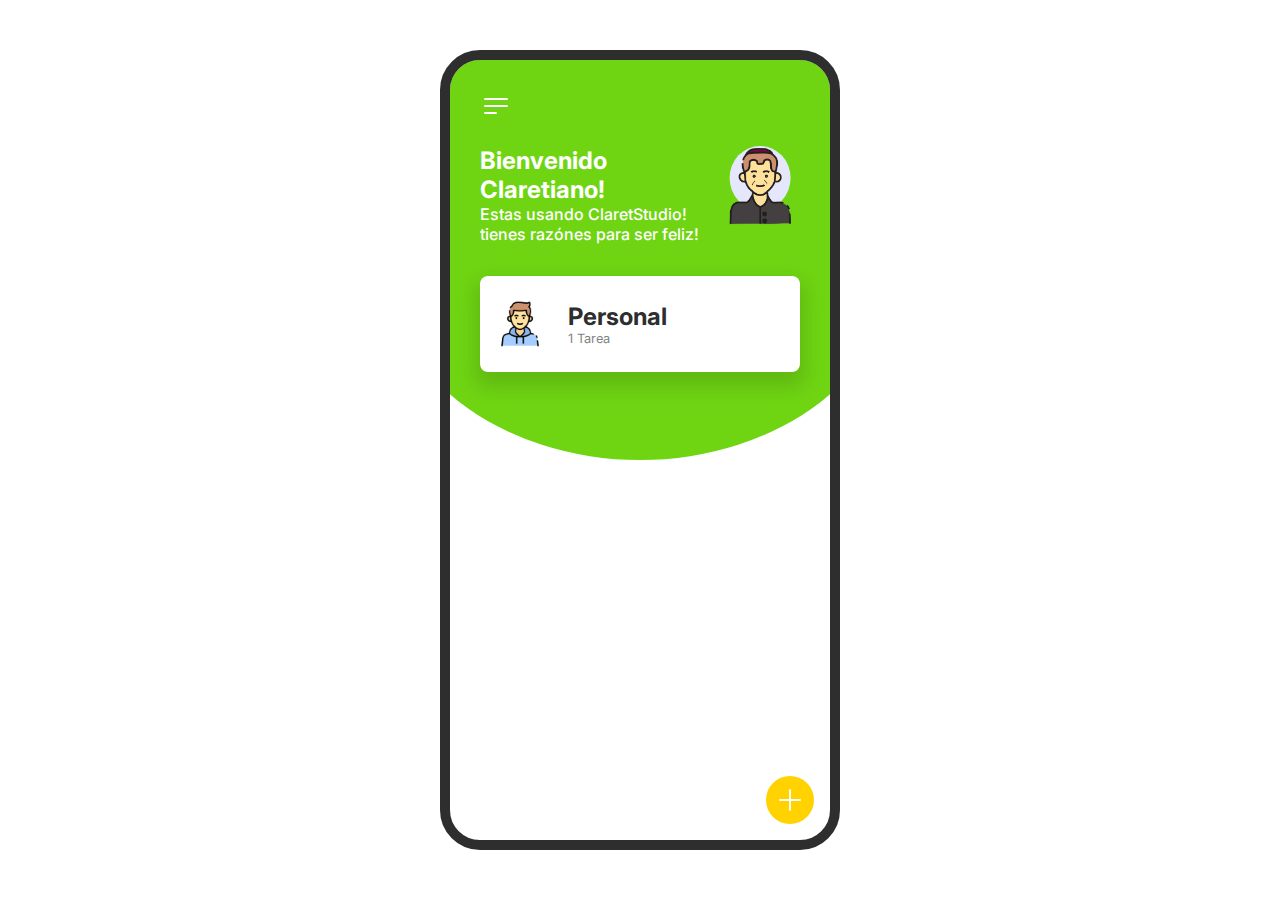
<file: index.html>
<!DOCTYPE html>
<html lang="en">
  <head>
    <meta charset="UTF-8" />
    <meta name="viewport" content="width=device-width, initial-scale=1.0" />
    <link rel="apple-touch-icon" sizes="180x180" href="apple-touch-icon.png" />
    <link rel="icon" type="image/png" sizes="32x32" href="favicon-32x32.png" />
    <link rel="icon" type="image/png" sizes="16x16" href="favicon-16x16.png" />
    <link rel="manifest" href="site.webmanifest" />
    <link rel="mask-icon" href="safari-pinned-tab.svg" color="#5bbad5" />
    <meta name="msapplication-TileColor" content="#2d89ef" />
    <meta name="theme-color" content="#ffffff" />
    <link rel="stylesheet" href="style.css" />
    <title>GESTOR DE TAREAS</title>
    <meta
      name="description"
      content="Manage your tasks effortlessly with our JavaScript Todos List App. Organize, prioritize, and track your to-dos seamlessly using this user-friendly web application."
    />
    <meta
      name="keywords"
      content="JavaScript Todos List App, Task Management, To-Do List Web App, Organize Tasks, Track To-Dos, Simple Task Manager, Productivity Tool, User-Friendly Interface, Web-based Task Organizer, JavaScript Task Tracker"
    />
  </head>
  <body>
    <div class="wrapper">
      <div class="screen-backdrop"></div>
      <div class="home-screen screen">
        <div class="head-wrapper">
          <div class="menu-btn">
            <svg
              xmlns="http://www.w3.org/2000/svg"
              fill="none"
              viewBox="0 0 24 24"
              stroke-width="1.5"
              stroke="currentColor"
              class="w-6 h-6"
            >
              <path
                stroke-linecap="round"
                stroke-linejoin="round"
                d="M3.75 6.75h16.5M3.75 12h16.5m-16.5 5.25H12"
              />
            </svg>
          </div>
          <div class="welcome">
            <div class="content">
              <h1>Bienvenido Claretiano!</h1>
              <p> Estas usando ClaretStudio! </p>
              <p> tienes <span id="total-tasks"></span> razónes para ser feliz! </p>
            </div>
            <div class="img">
              <div class="backdrop"></div>
              <img src="images/claretico.png" alt="" />
            </div>
          </div>
        </div>
        <div class="categories-wrapper">
          <div class="categories">
            <div class="category">
              <div class="left">
                <img src="images/boy.png" alt="sun" />
                <div class="content">
                  <h1>Personal</h1>
                  <p>1 Tarea</p>
                </div>
              </div>
              <div class="options">
                <div class="toggle-btn">
                  <svg
                    xmlns="http://www.w3.org/2000/svg"
                    fill="none"
                    viewBox="0 0 24 24"
                    stroke-width="1.5"
                    stroke="currentColor"
                    class="w-6 h-6"
                  >
                    <path
                      stroke-linecap="round"
                      stroke-linejoin="round"
                      d="M12 6.75a.75.75 0 110-1.5.75.75 0 010 1.5zM12 12.75a.75.75 0 110-1.5.75.75 0 010 1.5zM12 18.75a.75.75 0 110-1.5.75.75 0 010 1.5z"
                    />
                  </svg>
                </div>
              </div>
            </div>
          </div>
        </div>
      </div>
      <div class="category-screen screen">
        <div class="head-wrapper">
          <div class="back-btn">
            <svg
              xmlns="http://www.w3.org/2000/svg"
              fill="none"
              viewBox="0 0 24 24"
              stroke-width="1.5"
              stroke="currentColor"
              class="w-6 h-6"
            >
              <path
                stroke-linecap="round"
                stroke-linejoin="round"
                d="M6.75 15.75L3 12m0 0l3.75-3.75M3 12h18"
              />
            </svg>
          </div>
          <div class="options">
            <svg
              xmlns="http://www.w3.org/2000/svg"
              fill="none"
              viewBox="0 0 24 24"
              stroke-width="1.5"
              stroke="currentColor"
              class="w-6 h-6"
            >
              <path
                stroke-linecap="round"
                stroke-linejoin="round"
                d="M12 6.75a.75.75 0 110-1.5.75.75 0 010 1.5zM12 12.75a.75.75 0 110-1.5.75.75 0 010 1.5zM12 18.75a.75.75 0 110-1.5.75.75 0 010 1.5z"
              />
            </svg>
          </div>
        </div>
        <div class="category-details">
          <img src="images/boy.png" alt="" id="category-img" />
          <div class="details">
            <p id="num-tasks">8 tareas</p>
            <h1 id="category-title">Personal</h1>
          </div>
        </div>
        <div class="tasks-wrapper">
          <div class="tasks">
            <div class="task-wrapper">
              <label for="task" class="task">
                <input type="checkbox" name="task" id="task" />
                <span class="checkmark"
                  ><svg
                    xmlns="http://www.w3.org/2000/svg"
                    fill="none"
                    viewBox="0 0 24 24"
                    stroke-width="1.5"
                    stroke="currentColor"
                    class="w-6 h-6"
                  >
                    <path
                      stroke-linecap="round"
                      stroke-linejoin="round"
                      d="M4.5 12.75l6 6 9-13.5"
                    />
                  </svg>
                </span>
                <p>Compra un Nuevo auto</p>
              </label>
              <div class="delete">
                <svg
                  xmlns="http://www.w3.org/2000/svg"
                  fill="none"
                  viewBox="0 0 24 24"
                  stroke-width="1.5"
                  stroke="currentColor"
                  class="w-6 h-6"
                >
                  <path
                    stroke-linecap="round"
                    stroke-linejoin="round"
                    d="M14.74 9l-.346 9m-4.788 0L9.26 9m9.968-3.21c.342.052.682.107 1.022.166m-1.022-.165L18.16 19.673a2.25 2.25 0 01-2.244 2.077H8.084a2.25 2.25 0 01-2.244-2.077L4.772 5.79m14.456 0a48.108 48.108 0 00-3.478-.397m-12 .562c.34-.059.68-.114 1.022-.165m0 0a48.11 48.11 0 013.478-.397m7.5 0v-.916c0-1.18-.91-2.164-2.09-2.201a51.964 51.964 0 00-3.32 0c-1.18.037-2.09 1.022-2.09 2.201v.916m7.5 0a48.667 48.667 0 00-7.5 0"
                  />
                </svg>
              </div>
            </div>
          </div>
        </div>
      </div>
      <div class="add-task-btn">
        <svg
          xmlns="http://www.w3.org/2000/svg"
          fill="none"
          viewBox="0 0 24 24"
          stroke-width="1.5"
          stroke="currentColor"
          class="w-6 h-6"
        >
          <path
            stroke-linecap="round"
            stroke-linejoin="round"
            d="M12 4.5v15m7.5-7.5h-15"
          />
        </svg>
      </div>
      <div class="black-backdrop"></div>
      <div class="add-task">
        <div class="add-task-backdrop"></div>
        <h1 class="heading">Añadir Tarea</h1>
        <div class="input-group">
          <label for="task-input"> Tarea </label>
          <input type="text" id="task-input" required />
        </div>
        <div class="input-group">
          <label for="category-select"> Categoria </label>
          <select id="category-select"></select>
        </div>
        <div class="btns">
          <button class="cancel-btn">Cancelar</button>
          <button class="add-btn">Añadir</button>
        </div>
      </div>
    </div>

    <script src="./script.js"></script>
  </body>
</html>
</file>
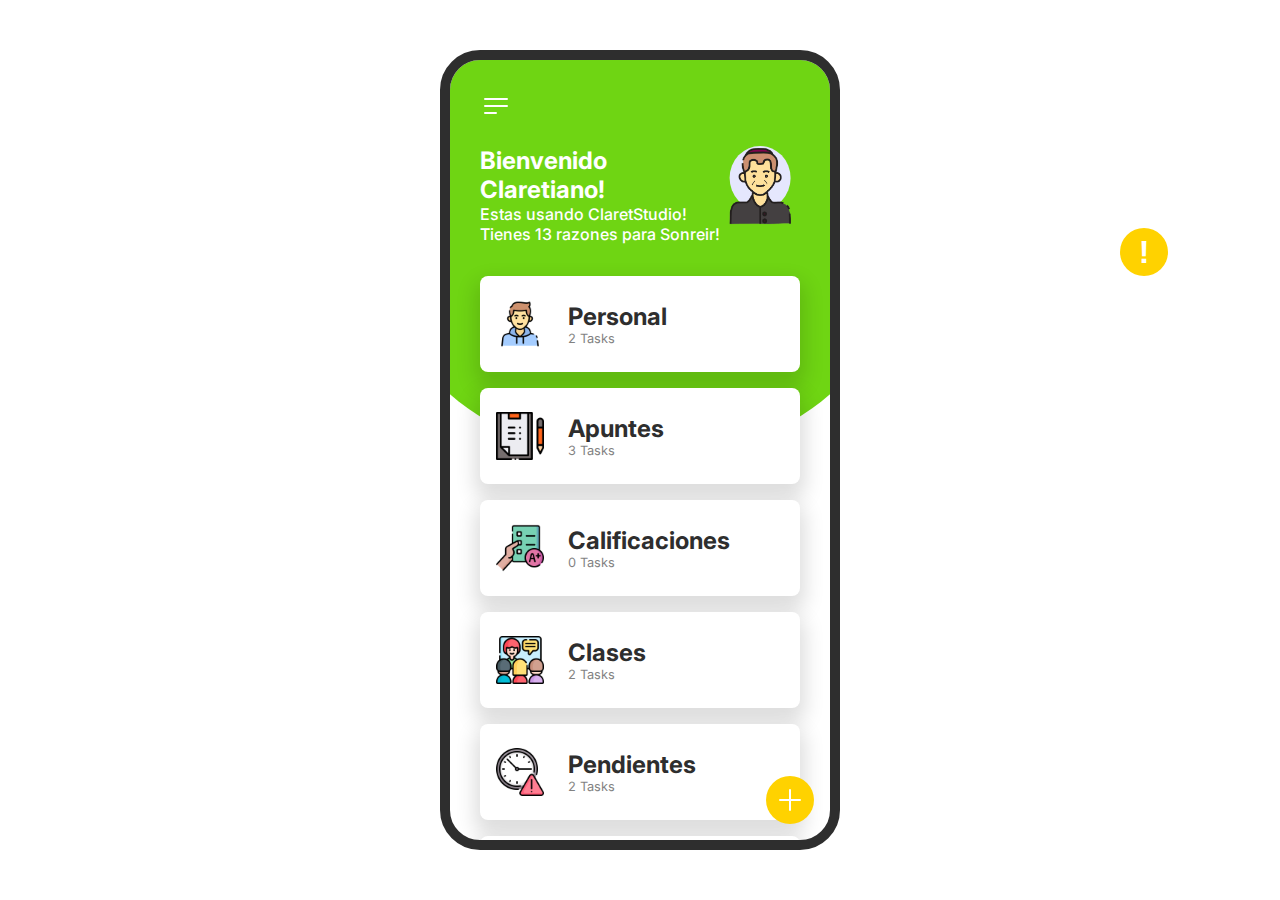
<file: index2.html>
<!DOCTYPE html>
<html lang="en">
  <head>
    <meta charset="UTF-8" />
    <meta name="viewport" content="width=device-width, initial-scale=1.0" />
    <link rel="apple-touch-icon" sizes="180x180" href="apple-touch-icon.png" />
    <link rel="icon" type="image/png" sizes="32x32" href="favicon-32x32.png" />
    <link rel="icon" type="image/png" sizes="16x16" href="favicon-16x16.png" />
    <link rel="manifest" href="site.webmanifest" />
    <link rel="mask-icon" href="safari-pinned-tab.svg" color="#5bbad5" />
    <meta name="msapplication-TileColor" content="#2d89ef" />
    <meta name="theme-color" content="#ffffff" />
    <link rel="stylesheet" href="style.css" />
    <title>GESTOR DE TAREAS</title>
    <meta
      name="description"
      content="Manage your tasks effortlessly with our JavaScript Todos List App. Organize, prioritize, and track your to-dos seamlessly using this user-friendly web application."
    />
    <meta
      name="keywords"
      content="JavaScript Todos List App, Task Management, To-Do List Web App, Organize Tasks, Track To-Dos, Simple Task Manager, Productivity Tool, User-Friendly Interface, Web-based Task Organizer, JavaScript Task Tracker"
    />
  </head>
  <body>
    <div class="wrapper">
      <div class="screen-backdrop"></div>
      <div class="home-screen screen">
        <div class="head-wrapper">
          <div class="menu-btn">
            <svg
              xmlns="http://www.w3.org/2000/svg"
              fill="none"
              viewBox="0 0 24 24"
              stroke-width="1.5"
              stroke="currentColor"
              class="w-6 h-6"
            >
              <path
                stroke-linecap="round"
                stroke-linejoin="round"
                d="M3.75 6.75h16.5M3.75 12h16.5m-16.5 5.25H12"
              />
            </svg>
          </div>
          <div class="welcome">
            <div class="content">
              <h1>Bienvenido Claretiano!</h1>
              <p> Estas usando ClaretStudio! </p>
              <p> Tienes <span id="total-tasks"></span> razones para Sonreir! </p>
            </div>
            <div class="img">
              <div class="backdrop"></div>
              <img src="images/claretico.png" alt="" />
            </div>
          </div>
        </div>
        <div class="categories-wrapper">
          <div class="categories">
            <div class="category">
              <div class="left">
                <img src="images/boy.png" alt="sun" />
                <div class="content">
                  <h1>Personal</h1>
                  <p>1 Tarea</p>
                </div>
              </div>
              <div class="options">
                <div class="toggle-btn">
                  <svg
                    xmlns="http://www.w3.org/2000/svg"
                    fill="none"
                    viewBox="0 0 24 24"
                    stroke-width="1.5"
                    stroke="currentColor"
                    class="w-6 h-6"
                  >
                    <path
                      stroke-linecap="round"
                      stroke-linejoin="round"
                      d="M12 6.75a.75.75 0 110-1.5.75.75 0 010 1.5zM12 12.75a.75.75 0 110-1.5.75.75 0 010 1.5zM12 18.75a.75.75 0 110-1.5.75.75 0 010 1.5z"
                    />
                  </svg>
                </div>
              </div>
            </div>
          </div>
        </div>
      </div>
      <div class="category-screen screen">
        <div class="head-wrapper">
          <div class="back-btn">
            <svg
              xmlns="http://www.w3.org/2000/svg"
              fill="none"
              viewBox="0 0 24 24"
              stroke-width="1.5"
              stroke="currentColor"
              class="w-6 h-6"
            >
              <path
                stroke-linecap="round"
                stroke-linejoin="round"
                d="M6.75 15.75L3 12m0 0l3.75-3.75M3 12h18"
              />
            </svg>
          </div>
          <div class="options">
            <svg
              xmlns="http://www.w3.org/2000/svg"
              fill="none"
              viewBox="0 0 24 24"
              stroke-width="1.5"
              stroke="currentColor"
              class="w-6 h-6"
            >
              <path
                stroke-linecap="round"
                stroke-linejoin="round"
                d="M12 6.75a.75.75 0 110-1.5.75.75 0 010 1.5zM12 12.75a.75.75 0 110-1.5.75.75 0 010 1.5zM12 18.75a.75.75 0 110-1.5.75.75 0 010 1.5z"
              />
            </svg>
          </div>
        </div>
        <div class="category-details">
          <img src="images/boy.png" alt="" id="category-img" />
          <div class="details">
            <p id="num-tasks">8 tareas</p>
            <h1 id="category-title">Personal</h1>
          </div>
        </div>
        <div class="tasks-wrapper">
          <div class="tasks">
            <div class="task-wrapper">
              <label for="task" class="task">
                <input type="checkbox" name="task" id="task" />
                <span class="checkmark"
                  ><svg
                    xmlns="http://www.w3.org/2000/svg"
                    fill="none"
                    viewBox="0 0 24 24"
                    stroke-width="1.5"
                    stroke="currentColor"
                    class="w-6 h-6"
                  >
                    <path
                      stroke-linecap="round"
                      stroke-linejoin="round"
                      d="M4.5 12.75l6 6 9-13.5"
                    />
                  </svg>
                </span>
                <p>Compra un Nuevo auto</p>
              </label>
              <div class="delete">
                <svg
                  xmlns="http://www.w3.org/2000/svg"
                  fill="none"
                  viewBox="0 0 24 24"
                  stroke-width="1.5"
                  stroke="currentColor"
                  class="w-6 h-6"
                >
                  <path
                    stroke-linecap="round"
                    stroke-linejoin="round"
                    d="M14.74 9l-.346 9m-4.788 0L9.26 9m9.968-3.21c.342.052.682.107 1.022.166m-1.022-.165L18.16 19.673a2.25 2.25 0 01-2.244 2.077H8.084a2.25 2.25 0 01-2.244-2.077L4.772 5.79m14.456 0a48.108 48.108 0 00-3.478-.397m-12 .562c.34-.059.68-.114 1.022-.165m0 0a48.11 48.11 0 013.478-.397m7.5 0v-.916c0-1.18-.91-2.164-2.09-2.201a51.964 51.964 0 00-3.32 0c-1.18.037-2.09 1.022-2.09 2.201v.916m7.5 0a48.667 48.667 0 00-7.5 0"
                  />
                </svg>
              </div>
            </div>
          </div>
        </div>
      </div>
      <div class="add-task-btn">
        <svg
          xmlns="http://www.w3.org/2000/svg"
          fill="none"
          viewBox="0 0 24 24"
          stroke-width="1.5"
          stroke="currentColor"
          class="w-6 h-6"
        >
          <path
            stroke-linecap="round"
            stroke-linejoin="round"
            d="M12 4.5v15m7.5-7.5h-15"
          />
        </svg>
      </div>
      <div class="black-backdrop"></div>
      <div class="add-task">
        <div class="add-task-backdrop"></div>
        <h1 class="heading">Añadir Tarea</h1>
        <div class="input-group">
          <label for="task-input"> Tarea </label>
          <input type="text" id="task-input" required />
        </div>
        <div class="input-group">
          <label for="category-select"> Categoria </label>
          <select id="category-select"></select>
        </div>
        <div class="btns">
          <button class="cancel-btn">Cancelar</button>
          <button class="add-btn">Añadir</button>
        </div>
      </div>
    </div>

    <div class="header">
      <div class="notifications-container">
          <div class="notifications-icon">
          </div>
          <button id="notificationButton" class="notifications-button">!</button>
      </div>
  </div>
    <script src="./script.js"></script>
  </body>
</html>
</file>
<file: style.css>
@import url(https://fonts.googleapis.com/css?family=Inter:100,200,300,regular,500,600,700,800,900);

::-webkit-scrollbar {
    width: 0;
}

* {
    margin: 0;
    padding: 0;
    box-sizing: border-box;
}

body {
    min-height: 100vh;
    display: flex;
    align-items: center;
    justify-content: center;
    color: #2e2e2e;
    font-family: "Inter", sans-serif;
    background-color: #fff;
}

.wrapper {
    position: relative;
    height: 100vh;
    width: 100%;
    overflow: hidden;
    padding: 30px 0;
    display: flex;
}

@media (min-width:768px) {
    .wrapper {
        height: 50rem;
        width: 25rem;
        border-radius: 40px;
        border: 10px solid #2e2e2e;
    }
}

.wrapper .screen {
    min-width: 100%;
    flex: 1;
    transition: all 0.3s;
}

.screen-backdrop {
    width: 135%;
    height: 25rem;
    position: absolute;
    top: 0;
    left: 50%;
    transform: translateX(-50%);
    border-radius: 0 0 50% 50%;
    background-color: #6FD513;
    z-index: -1;
    transition: all 0.3s;
}

.wrapper.show-category .home-screen {
    transform: translateX(-100%);
}

.wrapper.show-category .category-screen {
    transform: translateX(-100%);
}

.wrapper.show-category .screen-backdrop {
    transform: translate(-50%, -60%)
}

.head-wrapper {
    padding: 0 30px;
}

.menu-btn {
    width: 2rem;
    cursor: pointer;
    color: #ffffff;
}

.welcome {
    display: flex;
    justify-content: space-between;
    margin-top: 20px;
    color: #ffffff;
}

.welcome h1 {
    font-size: 1.5rem;
}

.welcome p {
    font-weight: 500;
}

.welcome .img {
    position: relative;
}

.welcome .img .backdrop {
    position: absolute;
    top: 0;
    left: 50%;
    transform: translateX(-50%);
    width: 3.8rem;
    height: 4rem;
    border-radius: 50%;
    background-color: #e5e7fd;
    z-index: -1;
}

.welcome .img img {
    width: 5rem;
}

.categories-wrapper {
    margin-top: 1rem;
    padding: 0 30px;
    height: calc(100% - 8rem);
    padding-bottom: 20px;
    overflow: auto;
}

.categories {
    padding-top: 1rem;
    display: flex;
    flex-direction: column;
    gap: 1rem;
}

.category {
    background: #fff;
    border-radius: 0.5rem;
    padding: 1.5rem 1rem;
    cursor: pointer;
    display: flex;
    justify-content: space-between;
    box-shadow: 0 10px 20px 5px #00000023;
    transition: all 0.3s;

}

.category:hover {
    transform: translateY(-5px);
    box-shadow: 0 10px 20px 5px #00000040;
}

.category .left {
    display: flex;
    gap: 1.5rem;
    align-items: center;
}

.category .left img {
    width: 3rem;
}

.category .content h1 {
    font-size: 1.5rem;
}

.category .content p {
    color: #2e2e2e;
    font-size: 0.8rem;
    opacity: 0.6;
}

.category .options {
    opacity: 0;
    visibility: hidden;
    transition: all 0.3s;
}

.category:hover .options {
    opacity: 1;
    visibility: visible;
}

.category .toggle-btn {
    width: 2rem;
    cursor: pointer;
    opacity: 0.6;
}

.category .toggle-btn:hover {
    opacity: 1;
}


/* Pantalla de categorias */
.category-screen .head-wrapper {
    display: flex;
    justify-content: space-between;
    align-items: center;
}

.category-screen .head-wrapper svg {
    width: 2rem;
    cursor: pointer;
    color: #fff;
}

.category-details {
    padding: 0 30px;
    margin-top: 7rem;
    display: flex;
    align-items: center;
    gap: 1rem;
}

.category-details img {
    width: 4rem;
}

.category-details .details p {
    opacity: 0.6;
}

/* tareas */
.tasks-wrapper {
    padding: 0 30px;
    margin-top: 1rem;
    height: calc(100% - 12rem);
    padding-bottom: 20px;
    overflow: auto;
}

.tasks {
    padding-top: 1rem;
    display: flex;
    flex-direction: column;
    gap: 1rem;
}

.task-wrapper {
    display: flex;
    justify-content: space-between;
    align-items: center;
}



.task {
    display: flex;
    gap: 0.5rem;
    align-items: center;
    font-size: 0.8rem;
    font-weight: 500;
    width: max-content;
    cursor: pointer;
}


.task input {
    display: none;
}

.task .checkmark {
    width: 1rem;
    height: 1rem;
    border-radius: 2px;
    border: 1px solid #2e2e2e;
    display: flex;
    justify-content: center;
    align-items: center;
}

.task .checkmark svg {
    width: 1rem;
    color: #2e2e2e;
    opacity: 0;
    transition: all 0.3s;
}

.task:hover .checkmark svg {
    opacity: 1;
}

.task .checkmark svg path {
    stroke-width: 3;
}

.task input:checked~.checkmark {
    background-color: #2e2e2e;
}

.task input:checked~.checkmark svg {
    opacity: 1;
    color: #fff;
}

.task input:checked~p {
    text-decoration: line-through;
    opacity: 0.6;
}

.task-wrapper .delete {
    min-width: 2rem;
    height: 2rem;
    padding: 0.5rem;
    border-radius: 50%;
    color: #2e2e2e;
    cursor: pointer;
    background-color: rgba(0, 0, 0, 0.031);
    opacity: 0;
    visibility: hidden;
    transition: all 0.3s;
}

.task-wrapper:hover .delete {
    opacity: 1;
    visibility: visible;
}

.task-wrapper .delete:hover {
    color: red;
    background-color: rgba(0, 0, 0, 0.1);
}

.no-tasks {
    margin-top: 5rem;
    text-align: center;
    font-size: 1.5rem;
    opacity: 0.6;
}

/* boton de notificaciones!*/


.header h1 {
    margin: 0;
  }
  
  .notifications-container {
    display: flex;
    align-items: center;
  }
  
   #notificationButton {
    position: absolute;
    bottom: 39rem;
    right: 7rem;
    width: 3rem;
    height: 3rem;
    border-radius: 50%;
    background-color: #FFD200;
    display: flex;
    align-items: center;
    justify-content: center;
    font-size: 2rem;
    font-weight: bold;
  }
  
  .notifications-button {
    color: #fff;
    width: 6rem;
    height: 1rem;
    cursor: pointer;
    size: 12em;
  }
  
  .notifications-button {
    background-color: transparent;
    border: none;
    padding: 0;
    font-size: 12px;
    cursor: pointer;
    appearance: none;
  }

/* Añadir Tarea */
.add-task-btn {
    position: absolute;
    bottom: 1rem;
    right: 1rem;
    width: 3rem;
    height: 3rem;
    border-radius: 50%;
    cursor: pointer;
    display: flex;
    align-items: center;
    justify-content: center;
    background-color: #FFD200;
    transition: all 0.3s;
}

.add-task-btn:hover {
    transform: scale(1.1);
}

.add-task-btn.active {
    z-index: 1;
    bottom: 20rem;
    transform: rotate(45deg);
}

.add-task-btn svg {
    width: 2rem;
    color: #fff;
}

.add-task {
    position: absolute;
    bottom: -100%;
    left: 0;
    width: 100%;
    padding: 20px 30px;
    transition: all 0.3s;
}

.add-task.active {
    bottom: 0;
}

.add-task .heading {
    font-size: 1.5rem;
    margin-bottom: 1rem;
}

.input-group {
    position: relative;
    margin-bottom: 20px;
}

.input-group input,
.input-group label {
    display: block;
    width: 100%;
}

.input-group input,
.input-group select {
    width: 100%;
    border: 1px solid #ccc;
    border-radius: 5px;
    padding: 10px;
    font-size: 16px;
}

.input-group label {
    width: max-content;
    padding: 0 5px;
    margin-top: 5px;
    font-size: 14px;
    color: #666;
    margin-bottom: 5px;
}

.btns {
    display: flex;
    gap: 1rem;
    justify-content: flex-end;
    align-items: center;
}

.btns button {
    padding: 10px 20px;
    border-radius: 5px;
    border: none;
    cursor: pointer;
    font-size: 14px;
    font-weight: 600;
    transition: all 0.3s;
    z-index: 1;
}

button.add-btn {
    background-color: #6FD513;
    color: #fff
}

.add-task-backdrop {
    position: absolute;
    bottom: 0;
    left: 50%;
    transform: translateX(-50%);
    width: 135%;
    height: 20rem;
    border-radius: 50% 50% 0 0;
    background-color: #fff;
}

.black-backdrop {
    position: absolute;
    top: 0;
    left: 0;
    width: 100%;
    height: 100%;
    backdrop-filter: blur(5px);
    background-color: #00000023;
    opacity: 0;
    visibility: hidden;
    transition: all 0.3s;
}

.black-backdrop.active {
    opacity: 1;
    visibility: visible;
}

/* ESTE CODIGO ESTA REALIZADO POR KENNY STANLEY GONZÁLEZ GOROSTIZA 
EN EL AÑO 2024, PERTENECE A LA UNIDAD EDUCATIVA CLARETIANA PARA FINES EDUCATIVOS. */
</file>
